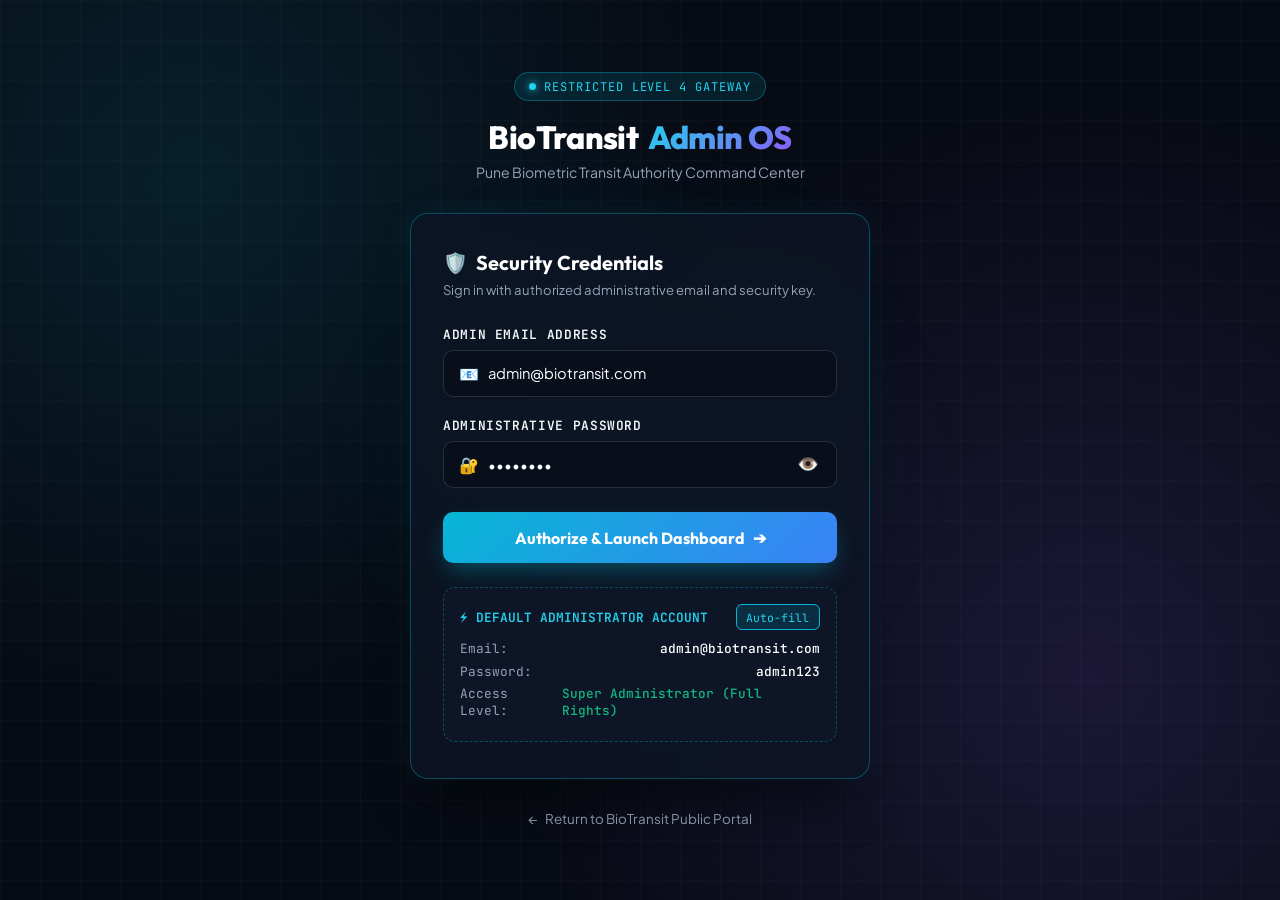
<file: ticketless 2/public/admin/login.html>
<!DOCTYPE html>
<html lang="en">
<head>
  <meta charset="utf-8">
  <meta name="viewport" content="width=device-width, initial-scale=1.0">
  <title>Admin Authorization - BioTransit AI Command Center</title>
  <meta name="description" content="Secure administrative gateway for Pune Biometric Transit Authority Command Center.">

  <!-- Modern Fonts -->
  <link rel="preconnect" href="https://fonts.googleapis.com">
  <link rel="preconnect" href="https://fonts.gstatic.com" crossorigin>
  <link href="https://fonts.googleapis.com/css2?family=JetBrains+Mono:wght@400;500;700&family=Outfit:wght@400;500;600;700;800&family=Plus+Jakarta+Sans:wght@300;400;500;600;700&display=swap" rel="stylesheet">

  <style>
    :root {
      --bg-dark: #070b14;
      --bg-card: rgba(13, 20, 36, 0.85);
      --border-glow: rgba(6, 182, 212, 0.35);
      --border-subtle: rgba(255, 255, 255, 0.08);
      --cyan: #06b6d4;
      --cyan-bright: #22d3ee;
      --purple: #8b5cf6;
      --emerald: #10b981;
      --rose: #f43f5e;
      --amber: #f59e0b;
      --text-main: #f8fafc;
      --text-muted: #94a3b8;
      --text-dim: #64748b;
      --font-sans: 'Plus Jakarta Sans', system-ui, -apple-system, sans-serif;
      --font-display: 'Outfit', sans-serif;
      --font-mono: 'JetBrains Mono', monospace;
    }

    * {
      box-sizing: border-box;
      margin: 0;
      padding: 0;
    }

    body {
      background-color: var(--bg-dark);
      background-image: 
        radial-gradient(circle at 15% 20%, rgba(6, 182, 212, 0.12) 0%, transparent 40%),
        radial-gradient(circle at 85% 75%, rgba(139, 92, 246, 0.15) 0%, transparent 45%),
        linear-gradient(rgba(255, 255, 255, 0.02) 1px, transparent 1px),
        linear-gradient(90deg, rgba(255, 255, 255, 0.02) 1px, transparent 1px);
      background-size: 100% 100%, 100% 100%, 40px 40px, 40px 40px;
      color: var(--text-main);
      font-family: var(--font-sans);
      min-height: 100vh;
      display: flex;
      flex-direction: column;
      align-items: center;
      justify-content: center;
      padding: 1.5rem;
      position: relative;
      overflow-x: hidden;
    }

    /* Ambient animated grid lines */
    .grid-glow-orb {
      position: absolute;
      width: 500px;
      height: 500px;
      border-radius: 50%;
      background: radial-gradient(circle, rgba(6, 182, 212, 0.15) 0%, transparent 70%);
      pointer-events: none;
      filter: blur(60px);
      animation: floatOrb 12s ease-in-out infinite alternate;
    }

    @keyframes floatOrb {
      0% { transform: translate(-30%, -20%) scale(1); }
      100% { transform: translate(30%, 20%) scale(1.15); }
    }

    .login-container {
      width: 100%;
      max-width: 460px;
      position: relative;
      z-index: 10;
    }

    .brand-header {
      text-align: center;
      margin-bottom: 2rem;
    }

    .brand-badge {
      display: inline-flex;
      align-items: center;
      gap: 0.5rem;
      padding: 0.35rem 0.85rem;
      border-radius: 9999px;
      background: rgba(6, 182, 212, 0.12);
      border: 1px solid var(--border-glow);
      font-size: 0.75rem;
      font-family: var(--font-mono);
      color: var(--cyan-bright);
      text-transform: uppercase;
      letter-spacing: 0.08em;
      margin-bottom: 1rem;
    }

    .brand-badge-dot {
      width: 7px;
      height: 7px;
      border-radius: 50%;
      background: var(--cyan-bright);
      box-shadow: 0 0 8px var(--cyan-bright);
      animation: pulseDot 2s infinite;
    }

    @keyframes pulseDot {
      0%, 100% { opacity: 1; transform: scale(1); }
      50% { opacity: 0.4; transform: scale(0.85); }
    }

    .brand-title {
      font-family: var(--font-display);
      font-size: 2rem;
      font-weight: 800;
      letter-spacing: -0.02em;
      color: #fff;
      display: flex;
      align-items: center;
      justify-content: center;
      gap: 0.6rem;
    }

    .brand-title span {
      background: linear-gradient(135deg, var(--cyan-bright), var(--purple));
      -webkit-background-clip: text;
      -webkit-text-fill-color: transparent;
    }

    .brand-subtext {
      color: var(--text-muted);
      font-size: 0.88rem;
      margin-top: 0.35rem;
    }

    /* Login Card */
    .login-card {
      background: var(--bg-card);
      border: 1px solid var(--border-glow);
      border-radius: 18px;
      padding: 2.25rem 2rem;
      box-shadow: 0 25px 50px -12px rgba(0, 0, 0, 0.7), 0 0 30px rgba(6, 182, 212, 0.1);
      backdrop-filter: blur(16px);
      -webkit-backdrop-filter: blur(16px);
    }

    .form-heading {
      font-family: var(--font-display);
      font-size: 1.25rem;
      font-weight: 700;
      color: #fff;
      margin-bottom: 0.35rem;
      display: flex;
      align-items: center;
      gap: 0.5rem;
    }

    .form-subheading {
      color: var(--text-muted);
      font-size: 0.82rem;
      margin-bottom: 1.75rem;
    }

    /* Alert Banner */
    .alert-banner {
      display: none;
      align-items: center;
      gap: 0.6rem;
      padding: 0.8rem 1rem;
      border-radius: 10px;
      font-size: 0.85rem;
      margin-bottom: 1.25rem;
      animation: fadeIn 0.25s ease-out;
    }

    .alert-banner.error {
      display: flex;
      background: rgba(244, 63, 94, 0.12);
      border: 1px solid rgba(244, 63, 94, 0.4);
      color: #fda4af;
    }

    .alert-banner.success {
      display: flex;
      background: rgba(16, 185, 129, 0.12);
      border: 1px solid rgba(16, 185, 129, 0.4);
      color: #6ee7b7;
    }

    @keyframes fadeIn {
      from { opacity: 0; transform: translateY(-6px); }
      to { opacity: 1; transform: translateY(0); }
    }

    /* Form Fields */
    .field-group {
      margin-bottom: 1.25rem;
    }

    .field-label {
      display: block;
      font-size: 0.8rem;
      font-weight: 600;
      color: var(--text-main);
      margin-bottom: 0.45rem;
      font-family: var(--font-mono);
      text-transform: uppercase;
      letter-spacing: 0.05em;
    }

    .input-wrapper {
      position: relative;
      display: flex;
      align-items: center;
    }

    .field-icon {
      position: absolute;
      left: 1rem;
      font-size: 1rem;
      color: var(--text-dim);
      pointer-events: none;
    }

    .cyber-input {
      width: 100%;
      background: rgba(10, 15, 28, 0.85);
      border: 1px solid rgba(255, 255, 255, 0.12);
      border-radius: 10px;
      padding: 0.85rem 1rem 0.85rem 2.75rem;
      color: #fff;
      font-family: var(--font-sans);
      font-size: 0.92rem;
      transition: all 0.2s ease;
      outline: none;
    }

    .cyber-input:focus {
      border-color: var(--cyan);
      box-shadow: 0 0 0 3px rgba(6, 182, 212, 0.2);
      background: rgba(12, 20, 36, 0.95);
    }

    .toggle-password-btn {
      position: absolute;
      right: 0.85rem;
      background: none;
      border: none;
      color: var(--text-dim);
      cursor: pointer;
      font-size: 1.1rem;
      padding: 0.25rem;
      transition: color 0.2s;
    }

    .toggle-password-btn:hover {
      color: var(--text-main);
    }

    /* Submit Button */
    .btn-submit {
      width: 100%;
      background: linear-gradient(135deg, #06b6d4, #3b82f6);
      border: none;
      border-radius: 10px;
      color: #fff;
      font-family: var(--font-display);
      font-size: 1rem;
      font-weight: 700;
      padding: 0.95rem;
      cursor: pointer;
      display: flex;
      align-items: center;
      justify-content: center;
      gap: 0.5rem;
      box-shadow: 0 10px 25px -5px rgba(6, 182, 212, 0.4);
      transition: all 0.25s ease;
      margin-top: 1.5rem;
    }

    .btn-submit:hover:not(:disabled) {
      transform: translateY(-2px);
      box-shadow: 0 15px 30px -5px rgba(6, 182, 212, 0.55);
      background: linear-gradient(135deg, #22d3ee, #60a5fa);
    }

    .btn-submit:active:not(:disabled) {
      transform: translateY(0);
    }

    .btn-submit:disabled {
      opacity: 0.6;
      cursor: not-allowed;
    }

    .spinner {
      width: 18px;
      height: 18px;
      border: 2px solid rgba(255, 255, 255, 0.3);
      border-top-color: #fff;
      border-radius: 50%;
      animation: spin 0.7s linear infinite;
    }

    @keyframes spin {
      to { transform: rotate(360deg); }
    }

    /* Demo Credentials Card */
    .demo-credentials-card {
      margin-top: 1.5rem;
      padding: 1rem;
      background: rgba(15, 23, 42, 0.7);
      border: 1px dashed rgba(6, 182, 212, 0.35);
      border-radius: 12px;
      font-size: 0.8rem;
    }

    .demo-header {
      display: flex;
      justify-content: space-between;
      align-items: center;
      margin-bottom: 0.6rem;
      color: var(--cyan-bright);
      font-family: var(--font-mono);
      font-weight: 600;
    }

    .demo-creds-row {
      display: flex;
      justify-content: space-between;
      color: var(--text-muted);
      margin-bottom: 0.35rem;
      font-family: var(--font-mono);
    }

    .demo-creds-row strong {
      color: #fff;
      font-weight: 500;
    }

    .btn-quick-fill {
      background: rgba(6, 182, 212, 0.15);
      border: 1px solid var(--cyan);
      color: var(--cyan-bright);
      padding: 0.3rem 0.6rem;
      border-radius: 6px;
      font-size: 0.72rem;
      font-family: var(--font-mono);
      cursor: pointer;
      transition: all 0.2s;
    }

    .btn-quick-fill:hover {
      background: var(--cyan);
      color: #070b14;
    }

    /* Footer Navigation */
    .login-footer {
      text-align: center;
      margin-top: 1.75rem;
    }

    .back-link {
      display: inline-flex;
      align-items: center;
      gap: 0.4rem;
      color: var(--text-muted);
      text-decoration: none;
      font-size: 0.84rem;
      transition: color 0.2s;
    }

    .back-link:hover {
      color: var(--cyan-bright);
    }
  </style>
</head>
<body>

  <div class="grid-glow-orb"></div>

  <div class="login-container">
    
    <!-- Branding Header -->
    <div class="brand-header">
      <div class="brand-badge">
        <span class="brand-badge-dot"></span>
        RESTRICTED LEVEL 4 GATEWAY
      </div>
      <h1 class="brand-title">
        BioTransit <span>Admin OS</span>
      </h1>
      <p class="brand-subtext">Pune Biometric Transit Authority Command Center</p>
    </div>

    <!-- Login Box -->
    <div class="login-card">
      <div class="form-heading">
        <span>🛡️</span> Security Credentials
      </div>
      <p class="form-subheading">Sign in with authorized administrative email and security key.</p>

      <!-- Alert Message Box -->
      <div id="alert-box" class="alert-banner">
        <span id="alert-icon">⚠️</span>
        <span id="alert-text">Invalid login credentials.</span>
      </div>

      <form id="admin-login-form" onsubmit="handleAdminLogin(event)">
        <div class="field-group">
          <label class="field-label" for="admin-email">Admin Email Address</label>
          <div class="input-wrapper">
            <span class="field-icon">📧</span>
            <input 
              id="admin-email" 
              type="email" 
              class="cyber-input" 
              placeholder="admin@biotransit.com" 
              value="admin@biotransit.com"
              required 
              autocomplete="email"
            >
          </div>
        </div>

        <div class="field-group">
          <label class="field-label" for="admin-password">Administrative Password</label>
          <div class="input-wrapper">
            <span class="field-icon">🔐</span>
            <input 
              id="admin-password" 
              type="password" 
              class="cyber-input" 
              placeholder="Enter password..." 
              value="admin123"
              required 
              autocomplete="current-password"
            >
            <button type="button" class="toggle-password-btn" onclick="togglePasswordVisibility()" title="Toggle visibility">
              <span id="eye-icon">👁️</span>
            </button>
          </div>
        </div>

        <button type="submit" id="btn-login-submit" class="btn-submit">
          <span id="btn-submit-text">Authorize &amp; Launch Dashboard</span>
          <span id="btn-submit-arrow">➔</span>
        </button>
      </form>

      <!-- Quick Fill Credentials -->
      <div class="demo-credentials-card">
        <div class="demo-header">
          <span>⚡ DEFAULT ADMINISTRATOR ACCOUNT</span>
          <button type="button" class="btn-quick-fill" onclick="quickFillCredentials()">Auto-fill</button>
        </div>
        <div class="demo-creds-row">
          <span>Email:</span>
          <strong>admin@biotransit.com</strong>
        </div>
        <div class="demo-creds-row">
          <span>Password:</span>
          <strong>admin123</strong>
        </div>
        <div class="demo-creds-row">
          <span>Access Level:</span>
          <strong style="color:var(--emerald);">Super Administrator (Full Rights)</strong>
        </div>
      </div>
    </div>

    <!-- Footer Back to Site Link -->
    <div class="login-footer">
      <a href="/" class="back-link">
        <span>←</span> Return to BioTransit Public Portal
      </a>
    </div>

  </div>

  <script>
    // Check if already authenticated; if so, verify token and forward to dashboard
    document.addEventListener("DOMContentLoaded", async () => {
      const token = localStorage.getItem("biotransit_admin_token");
      if (token) {
        try {
          const res = await fetch("/api/admin/me", {
            headers: { "Authorization": `Bearer ${token}` }
          });
          const data = await res.json();
          if (data.ok && data.admin) {
            window.location.replace("/admin/dashboard");
          }
        } catch (e) {
          localStorage.removeItem("biotransit_admin_token");
        }
      }
    });

    function togglePasswordVisibility() {
      const input = document.getElementById("admin-password");
      const icon = document.getElementById("eye-icon");
      if (input.type === "password") {
        input.type = "text";
        icon.textContent = "🙈";
      } else {
        input.type = "password";
        icon.textContent = "👁️";
      }
    }

    function quickFillCredentials() {
      document.getElementById("admin-email").value = "admin@biotransit.com";
      document.getElementById("admin-password").value = "admin123";
      showAlert("Demo admin credentials auto-filled. Click 'Authorize & Launch Dashboard'.", "success");
    }

    function showAlert(msg, type = "error") {
      const box = document.getElementById("alert-box");
      const text = document.getElementById("alert-text");
      const icon = document.getElementById("alert-icon");
      
      box.className = `alert-banner ${type}`;
      text.textContent = msg;
      icon.textContent = type === "error" ? "⚠️" : "✓";
      box.style.display = "flex";
    }

    async function handleAdminLogin(e) {
      e.preventDefault();
      const email = document.getElementById("admin-email").value.trim();
      const password = document.getElementById("admin-password").value;
      const btn = document.getElementById("btn-login-submit");
      const btnText = document.getElementById("btn-submit-text");
      const btnArrow = document.getElementById("btn-submit-arrow");

      if (!email || !password) {
        showAlert("Please enter both email and password.", "error");
        return;
      }

      // Show loading spinner
      btn.disabled = true;
      btnText.innerHTML = `<div class="spinner"></div> Authenticating...`;
      btnArrow.style.display = "none";

      try {
        const response = await fetch("/api/admin/login", {
          method: "POST",
          headers: { "Content-Type": "application/json" },
          body: JSON.stringify({ email, password })
        });

        const data = await response.json();

        if (data.ok && data.token) {
          showAlert("Authentication successful! Redirecting...", "success");
          localStorage.setItem("biotransit_admin_token", data.token);
          localStorage.setItem("biotransit_admin_user", JSON.stringify(data.admin));
          setTimeout(() => {
            window.location.replace("/admin/dashboard");
          }, 600);
        } else {
          showAlert(data.msg || "Invalid credentials or unauthorized account.", "error");
          btn.disabled = false;
          btnText.textContent = "Authorize & Launch Dashboard";
          btnArrow.style.display = "inline";
        }
      } catch (err) {
        showAlert("Failed to connect to transit auth server. Please ensure backend is running.", "error");
        btn.disabled = false;
        btnText.textContent = "Authorize & Launch Dashboard";
        btnArrow.style.display = "inline";
      }
    }
  </script>
</body>
</html>
</file>
